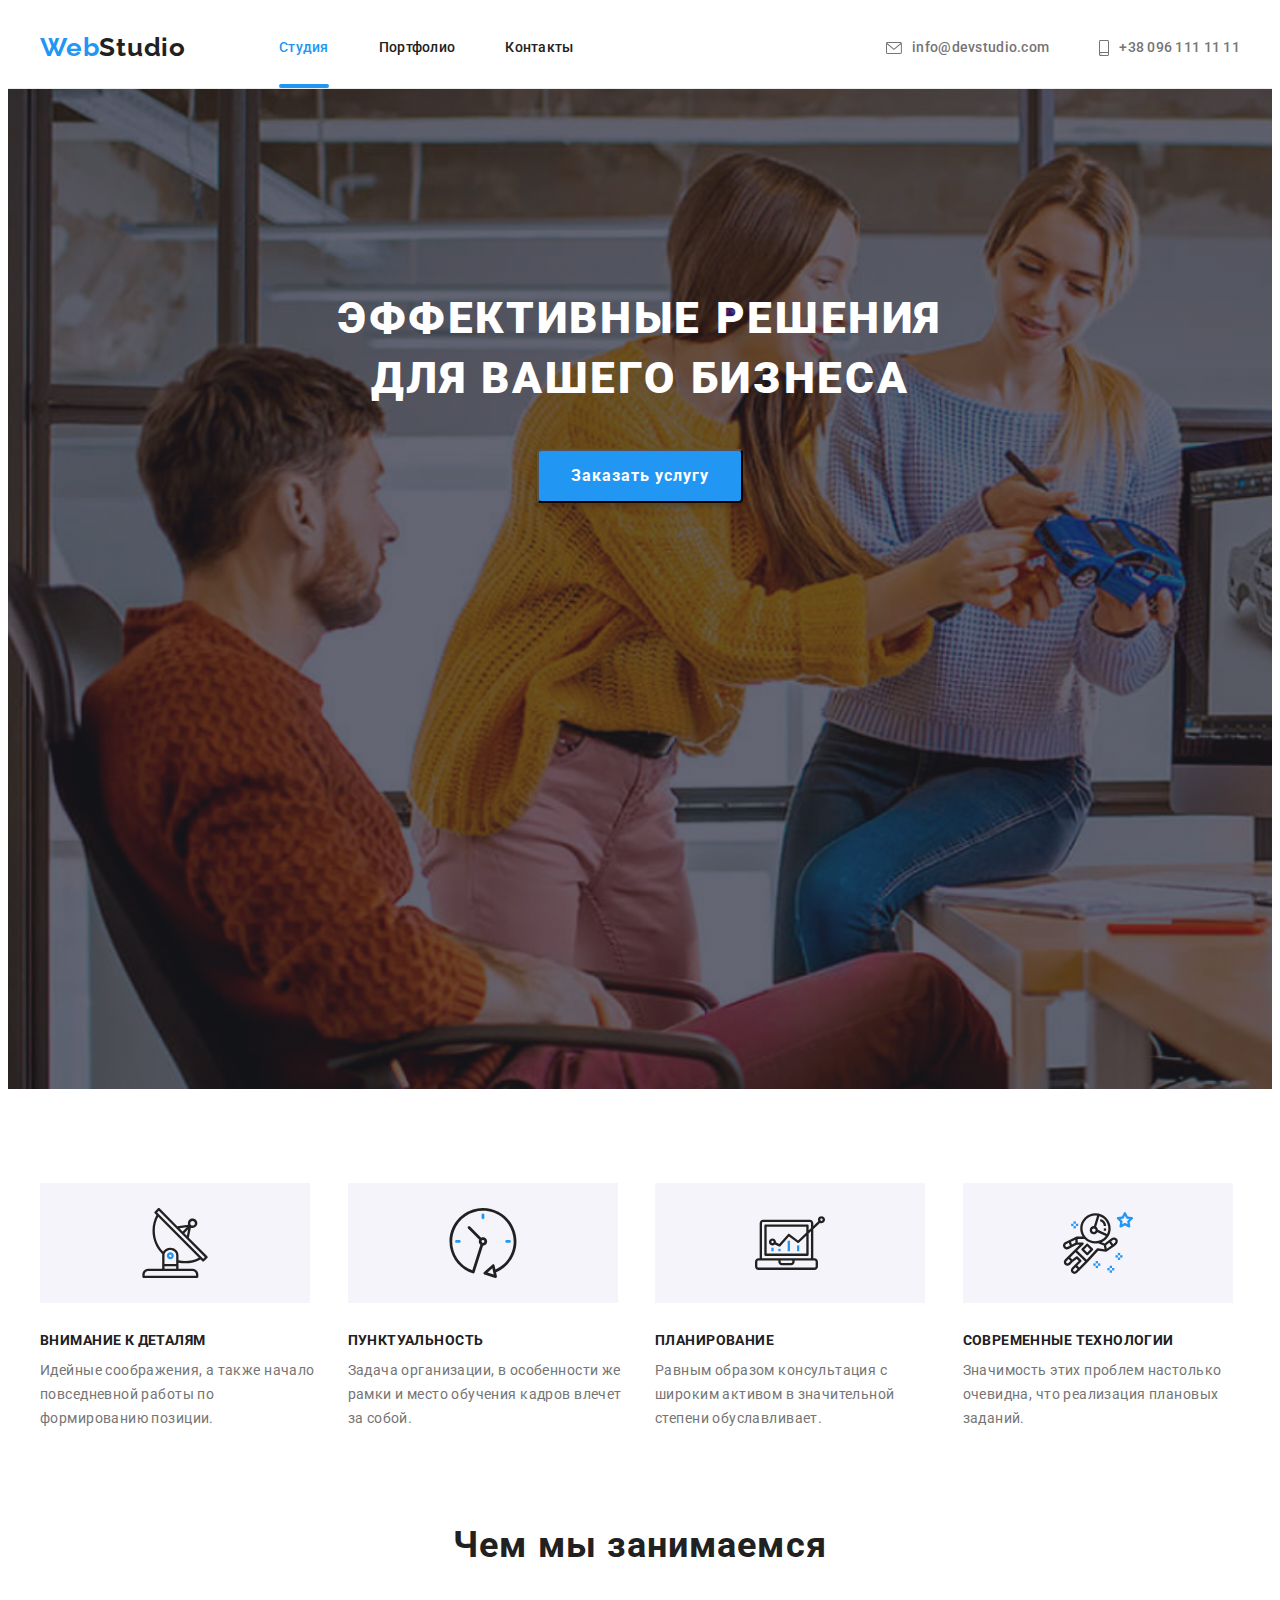
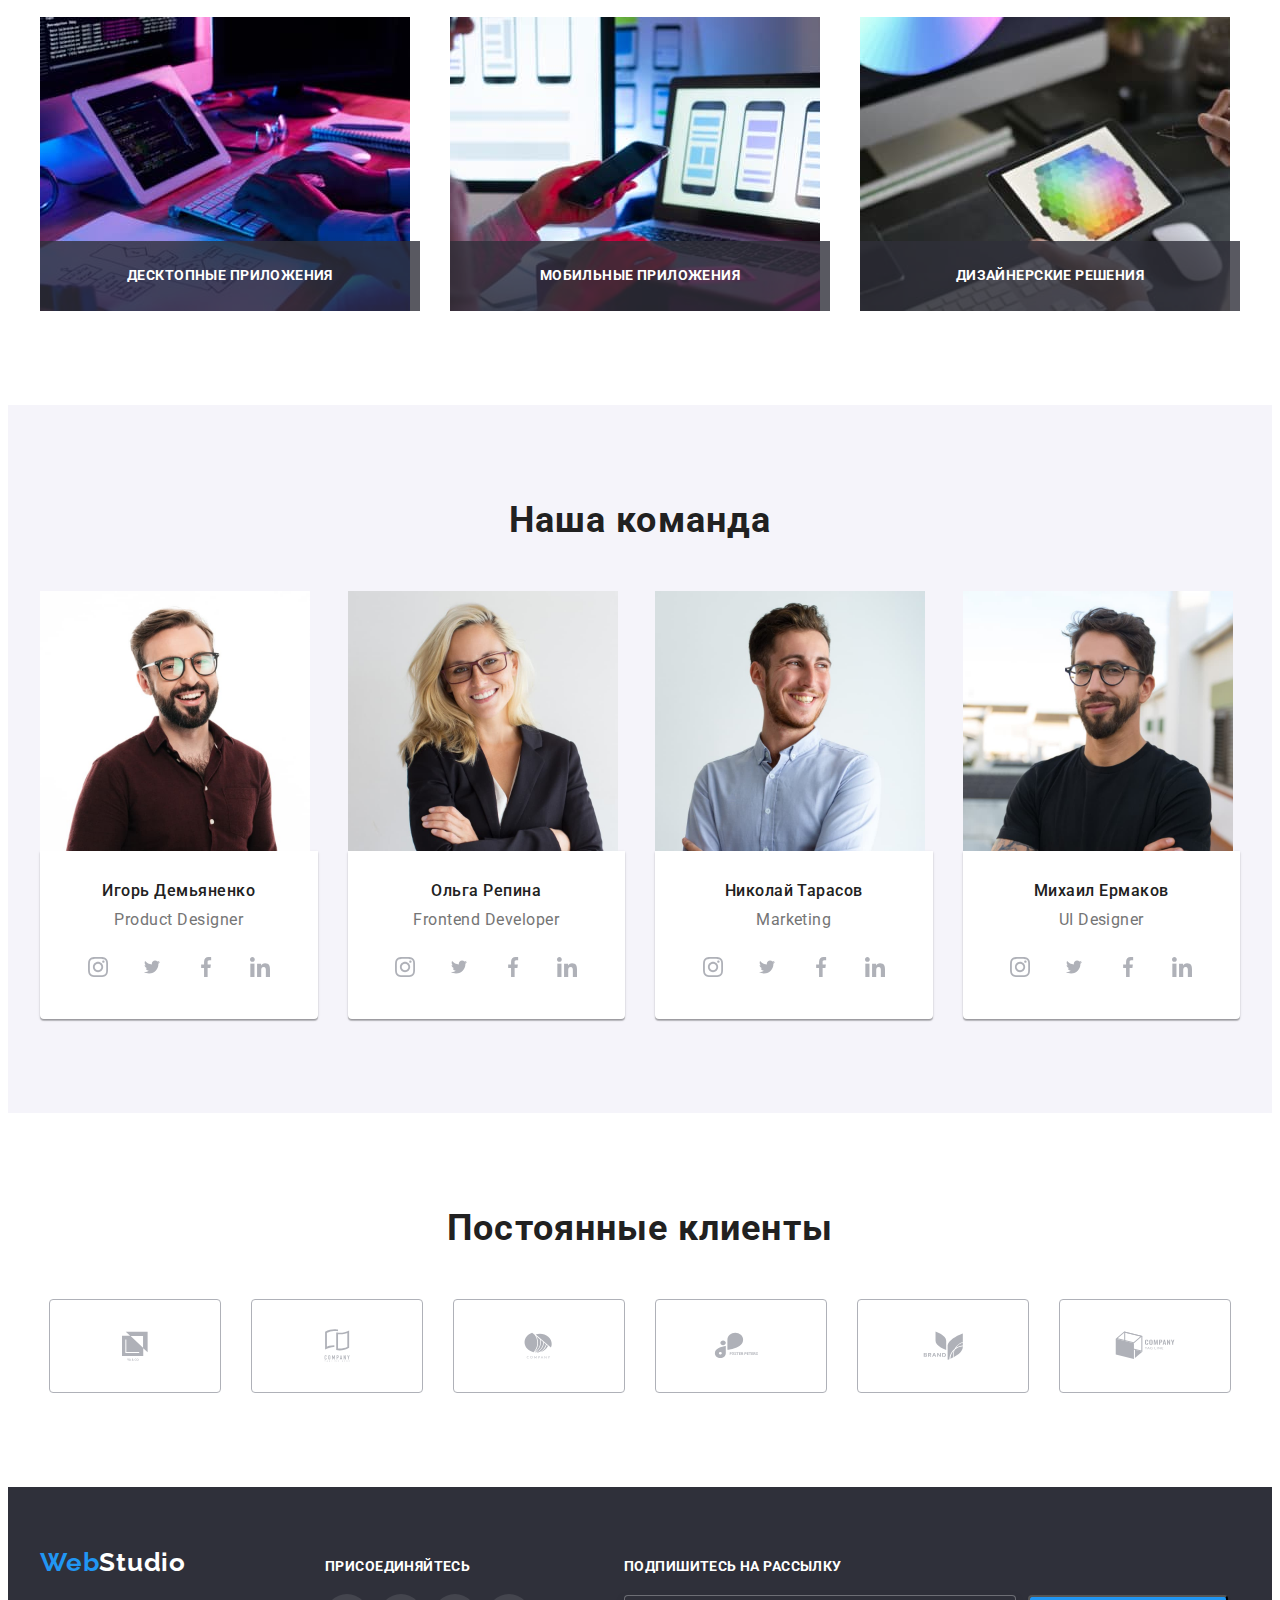
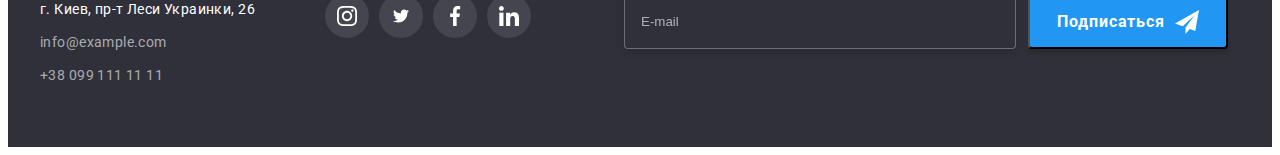
<file: index.html>
<!DOCTYPE html>
<html lang="ru">
<head>
    <meta charset="UTF-8">
    <meta http-equiv="X-UA-Compatible" content="IE=edge">
    <meta name="viewport" content="width=device-width, initial-scale=1.0">
    <title>Web Studio</title>
    <link rel="preconnect" href="https://fonts.googleapis.com">
    <link rel="preconnect" href="https://fonts.gstatic.com" crossorigin>
    <link href="https://fonts.googleapis.com/css2?family=Raleway:wght@700&family=Roboto:wght@400;500;700;900&display=swap" rel="stylesheet">
    <link rel="stylesheet" href="https://cdnjs.cloudflare.com/ajax/libs/modern-normalize/1.1.0/modern-normalize.min.css" integrity="sha512-wpPYUAdjBVSE4KJnH1VR1HeZfpl1ub8YT/NKx4PuQ5NmX2tKuGu6U/JRp5y+Y8XG2tV+wKQpNHVUX03MfMFn9Q==" crossorigin="anonymous" referrerpolicy="no-referrer" />
    <link rel="stylesheet" href="./css/styles.css"/>
</head>
<body>
    <!--Header-->
        <header class="page-header">
            <div class="container header-container">
            <nav class="navigation">
                <!--логотип сайта-->
                <a class="logo logo-header link" href="./index.html">Web<span class="logo logo-2-theme-light">Studio</span></a>
                <ul class="menu list">
                    <li class="menu-item">
                        <a class="menu-link link current" href=./index.html>Студия</a>
                    </li>
                    <li class="menu-item">
                        <a class="menu-link link" href="./portfolio.html">Портфолио</a>
                    </li>
                    <li class="menu-item">
                        <a class="menu-link link" href="#contacts">Контакты</a>
                    </li>
                </ul>
            </nav>
            <ul class="menu-address link list">
                <li class="menu-address-item">
                    <a class="mail-address link list" href="mailto:info@devstudio.com">
                    <svg class="mail-address-icon" width="16" height="12">
                        <use href="./images/sprite.svg#icon-envelope"></use>
                    </svg>
                    info@devstudio.com
                </a>
                </li>
                <li class="menu-address-item">
                    <a class="phone-number link" href="tel:+380961111111">
                        <svg class="phone-number-icon" width="10" height="16">
                            <use href="./images/sprite.svg#icon-smartphone"></use>
                        </svg>
                        +38 096 111 11 11
                    </a>
                </li>
            </ul>
        </div>
        </header>
    <main>
        <!--Hero-->
        <section class="hero">
            <div class="container">
                <h1 class="hero-title">Эффективные решения для вашего бизнеса</h1>
                <button class="modal-button" type="button" data-modal-open>Заказать услугу</button>
            </div>
        </section>
        <section class="advantages section">
            <div class="container">
      <!--скрытый заголовок-->
            <h2 class="visually-hidden advantages-title">Наши преимущества</h2>
            <ul class="advantages-container list">
                <li class="advantages-container-item">
                    <div class="advantages-container-icon"> 
                        <svg class="advantages-icon" width="70" height="70">
                            <use href="./images/sprite.svg#icon-antenna"></use>
                        </svg>
                    </div>
                    <h3 class="advantages-subtitle">Внимание к деталям</h3>
                    <p class="advantages-description">Идейные соображения, а также начало повседневной работы по формированию позиции.</p>
                </li>
                <li class="advantages-container-item">
                    <div class="advantages-container-icon"> 
                        <svg class="advantages-icon" width="70" height="70">
                            <use href="./images/sprite.svg#icon-clock"></use>
                        </svg>
                    </div>
                    <h3 class="advantages-subtitle">Пунктуальность</h3>
                    <p class="advantages-description">Задача организации, в особенности же рамки и место обучения кадров влечет за собой.</p>
                </li>
                <li class="advantages-container-item">
                    <div class="advantages-container-icon"> 
                        <svg class="advantages-icon" width="70" height="70">
                            <use href="./images/sprite.svg#icon-diagram"></use>
                        </svg>
                    </div>
                    <h3 class="advantages-subtitle">Планирование</h3>
                    <p class="advantages-description">Равным образом консультация с широким активом в значительной степени обуславливает.</p>
                </li>
                <li class="advantages-container-item">
                    <div class="advantages-container-icon"> 
                        <svg class="advantages-icon" width="70" height="70">
                            <use href="./images/sprite.svg#icon-astronaut"></use>
                        </svg>
                    </div>
                    <h3 class="advantages-subtitle">Современные технологии</h3>
                    <p class="advantages-description">Значимость этих проблем настолько очевидна, что реализация плановых заданий.</p>
                </li>
            </ul>
            </div>
        </section>
        <!--About-->
        <section class="services section">
            <div class="container">
                <h2 class="services-title">Чем мы занимаемся</h2>
                <ul class="services-list list">
                  <li class="services-list-item">
                      <img class="services-images" src="./images/about/img-1.jpg" alt="планшет" width="370" height="294" />
                      <p class="services-images-description">Десктопные приложения</p>
                  </li>
                  <li class="services-list-item">
                      <img class="services-images" src="./images/about/img-2.jpg" alt="ноутбук" width="370" height="294" />
                      <p class="services-images-description">Мобильные приложения</p>
                  </li>
                  <li class="services-list-item">
                      <img class="services-images" src="./images/about/img-3.jpg" alt="графический планшет" width="370" height="294" />
                      <p class="services-images-description">Дизайнерские решения</p>
                  </li>  
                </ul>
            </div>
        </section>
        <!--Our Team-->
        <section class="our-team section">
            <div class="container">
           <h2 class="our-team-title">Наша команда</h2> 
           <ul class="our-team-list list">
               <li class="our-team-list-item">
                <img src="./images/our-team/member-1.jpg" alt="мужчина" width="270" height="260" />
                   <div class="our-team-content-wrapper">
                    <h3 class="our-team-subtitle">Игорь Демьяненко</h3>
                    <p class="our-team-description" lang="en">Product Designer</p>
                    <ul class="social-list list">
                        <li class="social-list-item">
                            <a href="" class="social-list-link">
                                <svg class="social-list-icon" width="20" height="20">
                                    <use href="./images/sprite.svg#icon-instagram"></use>
                                </svg>
                            </a>
                        </li>
                        <li class="social-list-item">
                            <a href="" class="social-list-link">
                                <svg class="social-list-icon" width="20" height="16">
                                    <use href="./images/sprite.svg#icon-twitter"></use>
                                </svg>
                            </a>
                        </li>
                        <li class="social-list-item">
                            <a href="" class="social-list-link">
                                <svg class="social-list-icon" width="20" height="20">
                                    <use href="./images/sprite.svg#icon-facebook"></use>
                                </svg>
                            </a>
                        </li>
                        <li class="social-list-item">
                            <a href="" class="social-list-link">
                                <svg class="social-list-icon" width="20" height="20">
                                    <use href="./images/sprite.svg#icon-linkedin"></use>
                                </svg>
                            </a>
                        </li>
                    </ul>
                   </div>
               </li>
               <li class="our-team-list-item">
                <img src="./images/our-team/member-2.jpg" alt="женщина" width="270" height="260" />
                   <div class="our-team-content-wrapper">
                    <h3 class="our-team-subtitle">Ольга Репина</h3>
                    <p class="our-team-description" lang="en">Frontend Developer</p>  
                    <ul class="social-list list">
                        <li class="social-list-item">
                            <a href="" class="social-list-link">
                                <svg class="social-list-icon" width="20" height="20">
                                    <use href="./images/sprite.svg#icon-instagram"></use>
                                </svg>
                            </a>
                        </li>
                        <li class="social-list-item">
                            <a href="" class="social-list-link">
                                <svg class="social-list-icon" width="20" height="16">
                                    <use href="./images/sprite.svg#icon-twitter"></use>
                                </svg>
                            </a>
                        </li>
                        <li class="social-list-item">
                            <a href="" class="social-list-link">
                                <svg class="social-list-icon" width="20" height="20">
                                    <use href="./images/sprite.svg#icon-facebook"></use>
                                </svg>
                            </a>
                        </li>
                        <li class="social-list-item">
                            <a href="" class="social-list-link">
                                <svg class="social-list-icon" width="20" height="20">
                                    <use href="./images/sprite.svg#icon-linkedin"></use>
                                </svg>
                            </a>
                        </li>
                    </ul>
                   </div>
               </li>
               <li class="our-team-list-item">
                <img src="./images/our-team/member-3.jpg" alt="мужчина" width="270" height="260" />
                   <div class="our-team-content-wrapper">
                    <h3 class="our-team-subtitle">Николай Тарасов</h3>
                    <p class="our-team-description" lang="en">Marketing</p>  
                    <ul class="social-list list">
                        <li class="social-list-item">
                            <a href="" class="social-list-link">
                                <svg class="social-list-icon" width="20" height="20">
                                    <use href="./images/sprite.svg#icon-instagram"></use>
                                </svg>
                            </a>
                        </li>
                        <li class="social-list-item">
                            <a href="" class="social-list-link">
                                <svg class="social-list-icon" width="20" height="16">
                                    <use href="./images/sprite.svg#icon-twitter"></use>
                                </svg>
                            </a>
                        </li>
                        <li class="social-list-item">
                            <a href="" class="social-list-link">
                                <svg class="social-list-icon" width="20" height="20">
                                    <use href="./images/sprite.svg#icon-facebook"></use>
                                </svg>
                            </a>
                        </li>
                        <li class="social-list-item">
                            <a href="" class="social-list-link">
                                <svg class="social-list-icon" width="20" height="20">
                                    <use href="./images/sprite.svg#icon-linkedin"></use>
                                </svg>
                            </a>
                        </li>
                    </ul>
                   </div>
               </li>
               <li class="our-team-list-item">
                <img src="./images/our-team/member-4.jpg" alt="мужчина" width="270" height="260" />
                   <div class="our-team-content-wrapper">
                    <h3 class="our-team-subtitle">Михаил Ермаков</h3>
                    <p class="our-team-description" lang="en"> UI Designer</p> 
                    <ul class="social-list list">
                        <li class="social-list-item">
                            <a href="" class="social-list-link">
                                <svg class="social-list-icon" width="20" height="20">
                                    <use href="./images/sprite.svg#icon-instagram"></use>
                                </svg>
                            </a>
                        </li>
                        <li class="social-list-item">
                            <a href="" class="social-list-link">
                                <svg class="social-list-icon" width="20" height="16">
                                    <use href="./images/sprite.svg#icon-twitter"></use>
                                </svg>
                            </a>
                        </li>
                        <li class="social-list-item">
                            <a href="" class="social-list-link">
                                <svg class="social-list-icon" width="20" height="20">
                                    <use href="./images/sprite.svg#icon-facebook"></use>
                                </svg>
                            </a>
                        </li>
                        <li class="social-list-item">
                            <a href="" class="social-list-link">
                                <svg class="social-list-icon" width="20" height="20">
                                    <use href="./images/sprite.svg#icon-linkedin"></use>
                                </svg>
                            </a>
                        </li>
                    </ul>
                   </div>
               </li>
           </ul>
        </div>
        </section>
        <section class="our-clients section">
            <div class="container">
            <h2 class="our-clients-title">Постоянные клиенты</h2>
            <ul class="our-clients-list list">
                <li class="our-clients-list-item">
                    <a class="our-clients-list-link" href="">
                        <svg class="our-clients-icon" width="106" height="60">
                            <use href="./images/sprite.svg#icon-Client-1"></use>
                        </svg>
                    </a>
                </li>
                <li class="our-clients-list-item">
                    <a class="our-clients-list-link" href="">
                        <svg class="our-clients-icon" width="106" height="60">
                            <use href="./images/sprite.svg#icon-Client-2"></use>
                        </svg>
                    </a>
                </li>
                <li class="our-clients-list-item">
                    <a class="our-clients-list-link" href="">
                        <svg class="our-clients-icon" width="106" height="60">
                            <use href="./images/sprite.svg#icon-Client-3"></use>
                        </svg>
                    </a>
                </li>
                <li class="our-clients-list-item">
                    <a class="our-clients-list-link" href="">
                        <svg class="our-clients-icon" width="106" height="60">
                            <use href="./images/sprite.svg#icon-Client-4"></use>
                        </svg>
                    </a>
                </li>
                <li class="our-clients-list-item">
                    <a class="our-clients-list-link" href="">
                        <svg class="our-clients-icon" width="106" height="60">
                            <use href="./images/sprite.svg#icon-Client-5"></use>
                        </svg>
                    </a>
                </li>
                <li class="our-clients-list-item">
                    <a class="our-clients-list-link" href="">
                        <svg class="our-clients-icon" width="106" height="60">
                            <use href="./images/sprite.svg#icon-Client-6"></use>
                        </svg>
                    </a>
                </li>
            </ul>
        </div>
        </section>
    </main>
    <footer class="footer">
        <div class="container footer-container">
        <div class="footer-address">
                <a class="logo-footer link" href="">Web<span class="logo logo-2-theme-dark">Studio</span></a>
            <address class="footer-contacts">
                <ul id="contacts" class="footer-list list">
                    <li class="footer-list-item">
                        <a class="footer-address link" href="https://goo.gl/maps/5pLSyK26MjpnqcrL8" target="_blank" rel="noopener noreferrer">г. Киев, пр-т Леси Украинки, 26</a>
                    </li>
                    <li class="footer-list-item">
                        <a class="footer-list-link link" href="mailto:info@example.com">info@example.com</a>
                    </li>
                    <li class="footer-list-item">
                        <a class="footer-list-link link" href="tel:+380991111111">+38 099 111 11 11</a>
                    </li>
                </ul>
            </address> 
        </div>
        <div class="footer-join">
            <h2 class="footer-join-title">Присоединяйтесь</h2>
            <ul class="footer-join-list list">
                <li class="footer-join-list-item">
                    <a class="footer-join-list-link" href="">
                        <svg class="footer-join-list-icon" width="20px" height="20px">
                            <use href="./images/sprite.svg#icon-instagram"></use>
                        </svg>
                    </a>
                </li>
                <li class="footer-join-list-item">
                    <a class="footer-join-list-link" href="">
                        <svg class="footer-join-list-icon" width="20" height="16">
                            <use href="./images/sprite.svg#icon-twitter"></use>
                        </svg>
                    </a>
                </li>
                <li class="footer-join-list-item">
                    <a class="footer-join-list-link" href="">
                        <svg class="footer-join-list-icon" width="20" height="20">
                            <use href="./images/sprite.svg#icon-facebook"></use>
                        </svg>
                    </a>
                </li>
                <li class="footer-join-list-item">
                    <a class="footer-join-list-link" href="">
                        <svg class="footer-join-list-icon" width="20" height="20">
                            <use href="./images/sprite.svg#icon-linkedin"></use>
                        </svg>
                    </a>
                </li>
            </ul>
        </div>
        <form class="footer-mailing">
            <b class="footer-mailing-action">Подпишитесь на рассылку</b>
            <div class="footer-mailing-form">
            <input class="footer-mailing-input" type="email" name="user-mailing" placeholder="E-mail">
            <button class="footer-mailing-button" type="submit">Подписаться
            <svg class="footer-mailing-button-icon" width="24" height="24">
                <use href="./images/sprite.svg#icon-send"></use>
            </svg>
        </button>
        </div>
    </form>
        </div>
    </footer>
    <div class="backdrop is-hidden" data-modal>
        <div class="modal">
            <button type="button" class="modal-close-button" data-modal-close>
                <svg class="modal-close-button-icon" width="18" height="18">
                    <use href="./images/sprite.svg#icon-close"></use>
                </svg>
            </button>
            <form class="contact-form">
                <b class="contact-form-action">Оставьте свои данные, мы вам перезвоним</b>
                <div class="contact-form-input-wrapper">
                    <label class="contact-form-label" for="name">Имя</label> 
                    <input class="contact-form-input" type="text" required name="user-name" minlength="2" id="name">
                    <svg class="contact-form-input-icon" width="18" height="18">
                        <use href="./images/sprite.svg#name-input-icon"></use>
                    </svg>  
                </div>
                <div class="contact-form-input-wrapper">
                    <label class="contact-form-label" for="tel">Телефон</label> 
                        <input class="contact-form-input" type="tel" id="tel" required name="user-phone-number" pattern="[0-9]{3}-[0-9]{3}-[0-9]{2}-[0-9]{2}" title="xxx-xxx-xx-xx">
                        <svg class="contact-form-input-icon" width="18" height="18">
                            <use href="./images/sprite.svg#phone-input-icon"></use>
                        </svg>
                </div>
            <div class="contact-form-input-wrapper">
                <label class="contact-form-label" for="mail">Почта</label> 
                <input class="contact-form-input" type="email" required name="user-mail" id="mail">
                        <svg class="contact-form-input-icon" width="18" height="18">
                            <use href="./images/sprite.svg#email-input-icon"></use>
                        </svg>        
            </div>  
                <label class="contact-form-label" for="comments">Комментарий</label>
                    <textarea class="contact-form-message" name="user-message" id="comments" placeholder="Введите текст"></textarea>
                <input class="contact-form-checkbox visually-hidden" type="checkbox" name="user-policy" id="checkbox-policy" required >
                <label class="contact-form-checkbox-label" for="checkbox-policy">Соглашаюсь с рассылкой и принимаю&nbsp; <a class="contact-form-checkbox-link" href="">Условия договора</a></label>
                <button class="contact-form-button" type="submit">Отправить</button>
            </form>
        </div>
    </div>
<script src="./js/modal.js"></script>
</body>
</html>
</file>
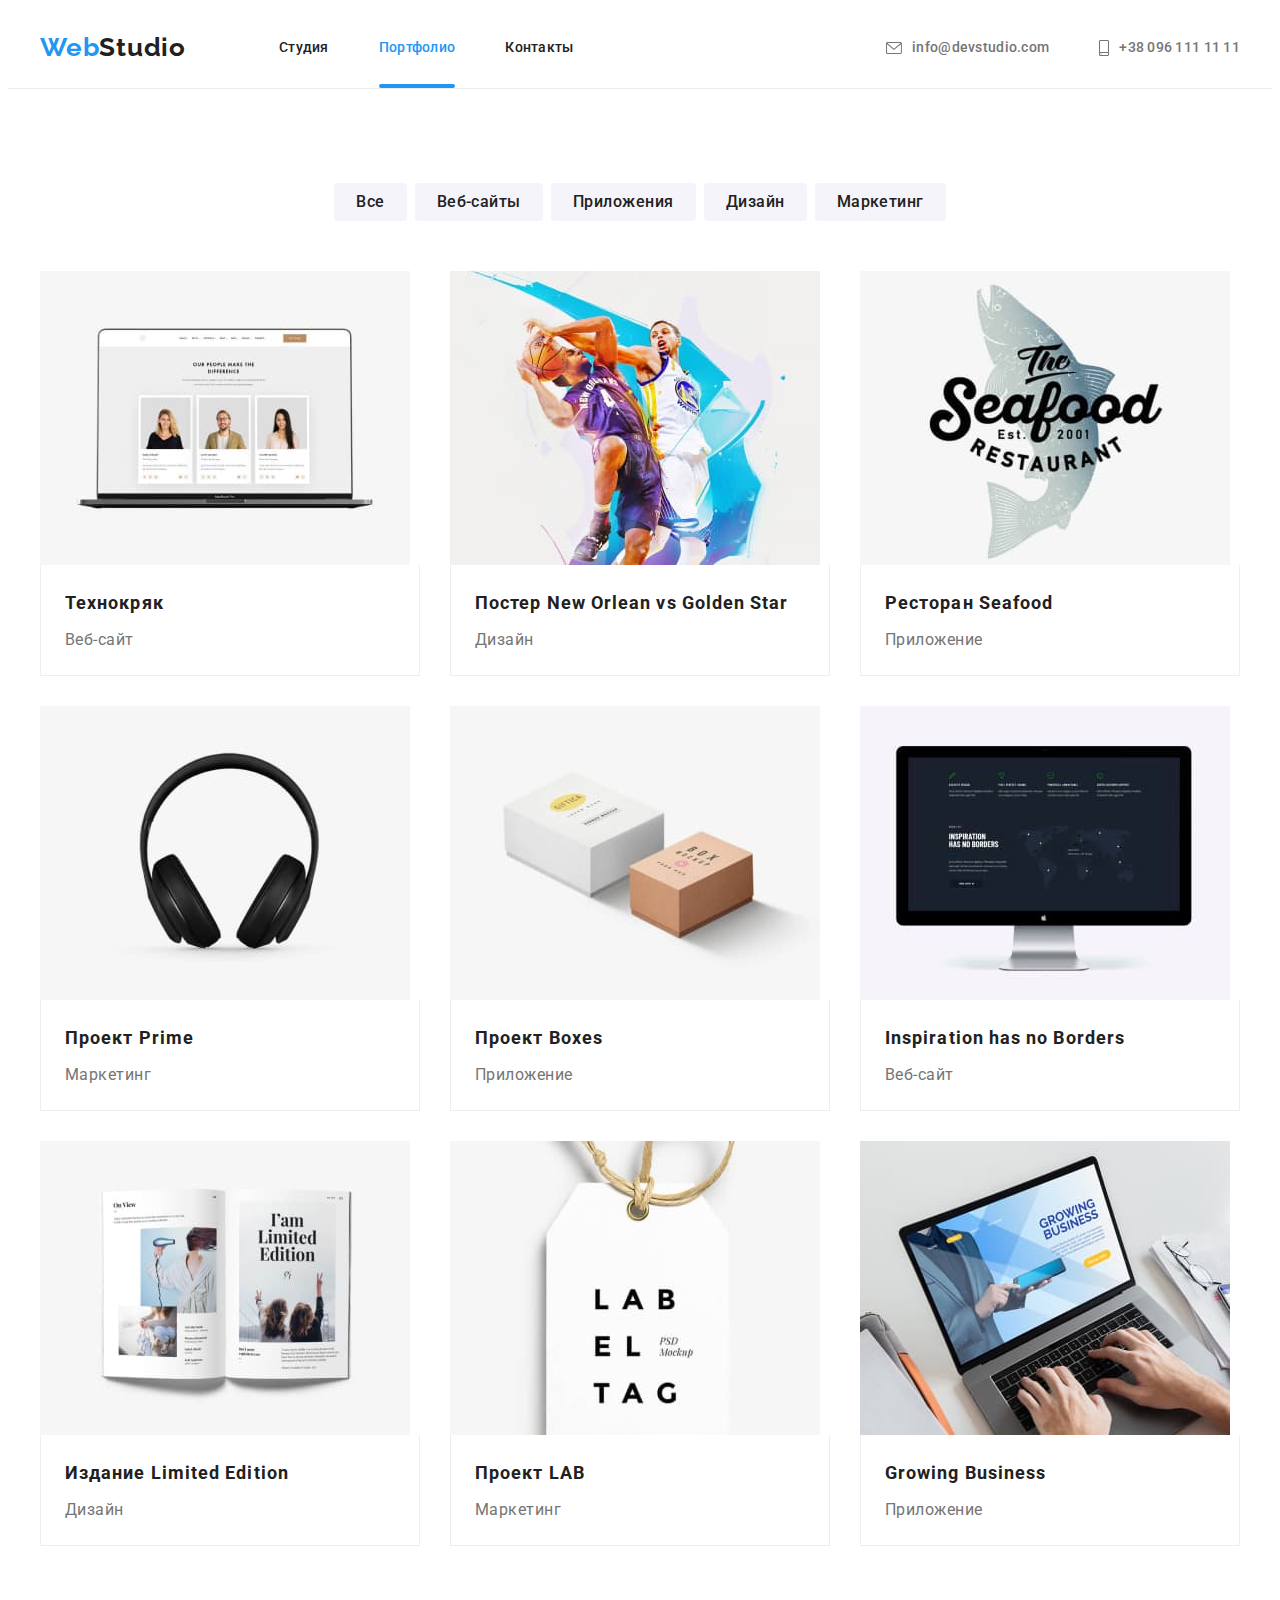
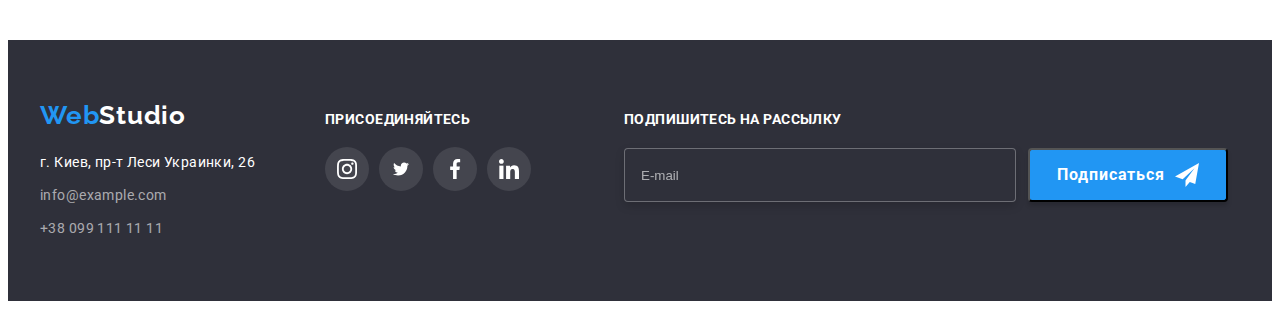
<file: portfolio.html>
<!DOCTYPE html>
<html lang="en">
<head>
    <meta charset="UTF-8">
    <meta http-equiv="X-UA-Compatible" content="IE=edge">
    <meta name="viewport" content="width=device-width, initial-scale=1.0">
    <title>Portfolio</title>
    <link rel="preconnect" href="https://fonts.googleapis.com">
    <link rel="preconnect" href="https://fonts.gstatic.com" crossorigin>
    <link href="https://fonts.googleapis.com/css2?family=Raleway:wght@700&family=Roboto:wght@400;500;700;900&display=swap" rel="stylesheet">
    <link rel="stylesheet" href="https://cdnjs.cloudflare.com/ajax/libs/modern-normalize/1.1.0/modern-normalize.min.css" integrity="sha512-wpPYUAdjBVSE4KJnH1VR1HeZfpl1ub8YT/NKx4PuQ5NmX2tKuGu6U/JRp5y+Y8XG2tV+wKQpNHVUX03MfMFn9Q==" crossorigin="anonymous" referrerpolicy="no-referrer" />
    <link rel="stylesheet" href="./css/styles.css"/>
</head>
<body>
  <!--Header-->
  <header class="page-header">
    <div class="container header-container">
    <nav class="navigation">
        <!--логотип сайта-->
        <a class="logo logo-header link" href="./index.html">Web<span class="logo logo-2-theme-light">Studio</span></a>
        <ul class="menu list">
            <li class="menu-item">
                <a class="menu-link link " href=./index.html>Студия</a>
            </li>
            <li class="menu-item">
                <a class="menu-link link current" href="./portfolio.html">Портфолио</a>
            </li>
            <li class="menu-item">
                <a class="menu-link link" href="#contacts">Контакты</a>
            </li>
        </ul>
    </nav>
    <ul class="menu-address link list">
        <li class="menu-address-item">
            <a class="mail-address link list" href="mailto:info@devstudio.com">
            <svg class="mail-address-icon" width="16" height="12">
                <use href="./images/sprite.svg#icon-envelope"></use>
            </svg>
            info@devstudio.com
        </a>
        </li>
        <li class="menu-address-item">
            <a class="phone-number link" href="tel:+380961111111">
                <svg class="phone-number-icon" width="10" height="16">
                    <use href="./images/sprite.svg#icon-smartphone"></use>
                </svg>
                +38 096 111 11 11
            </a>
        </li>
    </ul>
</div>
</header>
<main>
<section class="portfolio section">
    <div class="container">
<ul class="filter-portfolio-list list">
    <li class="filter-portfolio-list-item">
        <button class="filter-portfolio-list-button" type="button">Все</button>
    </li>
    <li class="filter-portfolio-list-item">
        <button class="filter-portfolio-list-button" type="button">Веб-сайты</button>
    </li>
    <li class="filter-portfolio-list-item">
        <button class="filter-portfolio-list-button" type="button">Приложения</button>
    </li>
    <li class="filter-portfolio-list-item">
        <button class="filter-portfolio-list-button" type="button">Дизайн</button>     
    </li>
    <li class="filter-portfolio-list-item">
        <button class="filter-portfolio-list-button" type="button">Маркетинг</button>
    </li>
</ul>
<!-- Скрытый заголовок -->
    <h1 class="visually-hidden portfolio-title">Наши работы</h1> 
    <ul class="portfolio-list list">
        <li class="portfolio-list-item">
      <a class="portfolio-list-link link" href="">
          <div class="portfolio-box">
            <img src="./images/portfolio/img-0.jpg" alt="ноутбук" width="370" height="294">
                <p class="portfolio-overlay portfolio-overlay-description">
                  Ресурс предлагает комплексные предложения с разным уровнем функционала и сервисов. Все это позволит посетителю получить исчерпывающие сведения о компании или частном лице.
                </p>
          </div>
          <div class="portfolio-list-wrapper">
            <h2 class="portfolio-subtitle">Технокряк</h2>
            <p class="portfolio-description">Веб-сайт</p>
          </div>
    </a>
        </li>
        <li class="portfolio-list-item">
    <a class="portfolio-list-link link" href="">
        <div class="portfolio-box">
            <img src="./images/portfolio/img-1.jpg" alt="баскетболисты" width="370" height="294">
                <p class="portfolio-overlay portfolio-overlay-description">
                  Ресурс предлагает комплексные предложения с разным уровнем функционала и сервисов. Все это позволит посетителю получить исчерпывающие сведения о компании или частном лице.
                </p>
        </div>
        <div class="portfolio-list-wrapper">
        <h2 class="portfolio-subtitle">Постер <span lang="en">New Orlean vs Golden Star</span></h2>
        <p class="portfolio-description">Дизайн</p>
    </div>
    </a>
        </li>
        <li class="portfolio-list-item">
            <a class="portfolio-list-link link" href="">
                <div class="portfolio-box">
                    <img src="./images/portfolio/img-2.jpg" alt="логотип ресторана" width="370" height="294">
                        <p class="portfolio-overlay portfolio-overlay-description">
                          Ресурс предлагает комплексные предложения с разным уровнем функционала и сервисов. Все это позволит посетителю получить исчерпывающие сведения о компании или частном лице.
                        </p>
                </div>     
            <div class="portfolio-list-wrapper">
            <h2 class="portfolio-subtitle">Ресторан <span lang="en">Seafood</span></h2>
            <p class="portfolio-description">Приложение</p>
            </div>
            </a>
        <li class="portfolio-list-item">
            <a class="portfolio-list-link link" href="">
                <div class="portfolio-box">
                    <img src="./images/portfolio/img-3.jpg" alt="наушники" width="370" height="294">
                        <p class="portfolio-overlay portfolio-overlay-description">
                          Ресурс предлагает комплексные предложения с разным уровнем функционала и сервисов. Все это позволит посетителю получить исчерпывающие сведения о компании или частном лице.
                        </p>
                </div>      
            <div class="portfolio-list-wrapper">
            <h2 class="portfolio-subtitle">Проект <span lang="en">Prime</span></h2>
            <p class="portfolio-description">Маркетинг</p>
            </div>
            </a>
        </li>
        <li class="portfolio-list-item">
            <a class="portfolio-list-link link" href="">
                <div class="portfolio-box">
                    <img src="./images/portfolio/img-4.jpg" alt="коробки" width="370" height="294">
                        <p class="portfolio-overlay portfolio-overlay-description">
                          Ресурс предлагает комплексные предложения с разным уровнем функционала и сервисов. Все это позволит посетителю получить исчерпывающие сведения о компании или частном лице.
                        </p>
                </div>         
            <div class="portfolio-list-wrapper">
            <h2 class="portfolio-subtitle">Проект <span lang="en">Boxes</span></h2>
            <p class="portfolio-description">Приложение</p>
            </div>
            </a>
        </li>
        <li class="portfolio-list-item">
            <a class="portfolio-list-link link" href="">
                <div class="portfolio-box">
                    <img src="./images/portfolio/img-5.jpg" alt="imac" width="370" height="294">
                        <p class="portfolio-overlay portfolio-overlay-description">
                          Ресурс предлагает комплексные предложения с разным уровнем функционала и сервисов. Все это позволит посетителю получить исчерпывающие сведения о компании или частном лице.
                        </p>
                </div>        
            <div class="portfolio-list-wrapper">
            <h2 class="portfolio-subtitle" lang="en">Inspiration has no Borders</h2>
            <p class="portfolio-description">Веб-сайт</p>
            </div>
            </a>
        </li>
        <li class="portfolio-list-item">
            <a class="portfolio-list-link link" href="">
                <div class="portfolio-box">
                    <img src="./images/portfolio/img-6.jpg" alt="журнал" width="370" height="294">
                        <p class="portfolio-overlay portfolio-overlay-description">
                          Ресурс предлагает комплексные предложения с разным уровнем функционала и сервисов. Все это позволит посетителю получить исчерпывающие сведения о компании или частном лице.
                        </p>
                </div>         
            <div class="portfolio-list-wrapper">
            <h2 class="portfolio-subtitle">Издание <span lang="en">Limited Edition</span></h2>
            <p class="portfolio-description">Дизайн</p>
            </div>
            </a>
        </li> 
        <li class="portfolio-list-item">
            <a class="portfolio-list-link link" href="">
                <div class="portfolio-box">
                    <img src="./images/portfolio/img-7.jpg" alt="этикетка" width="370" height="294">
                        <p class="portfolio-overlay portfolio-overlay-description">
                          Ресурс предлагает комплексные предложения с разным уровнем функционала и сервисов. Все это позволит посетителю получить исчерпывающие сведения о компании или частном лице.
                        </p>
                </div>      
            <div class="portfolio-list-wrapper">
            <h2 class="portfolio-subtitle">Проект <span lang="en">LAB</span></h2>
            <p class="portfolio-description">Маркетинг</p>
            </div>
            </a>
        </li>
        <li class="portfolio-list-item">
            <a class="portfolio-list-link link" href="">
                <div class="portfolio-box">
                    <img src="./images/portfolio/img-8.jpg" alt="ноутбук" width="370" height="294">
                        <p class="portfolio-overlay portfolio-overlay-description">
                          Ресурс предлагает комплексные предложения с разным уровнем функционала и сервисов. Все это позволит посетителю получить исчерпывающие сведения о компании или частном лице.
                        </p>
                </div>
            <div class="portfolio-list-wrapper">
            <h2 class="portfolio-subtitle" lang="en">Growing Business</h2>
            <p class="portfolio-description">Приложение</p>
            </div>
            </a>
        </li>
    </ul>
</div>
</section>
</main>
<footer class="footer">
    <div class="container footer-container">
    <div class="footer-address">
            <a class="logo-footer link" href="">Web<span class="logo logo-2-theme-dark">Studio</span></a>
        <address class="footer-contacts">
            <ul id="contacts" class="footer-list list">
                <li class="footer-list-item">
                    <a class="footer-address link" href="https://goo.gl/maps/5pLSyK26MjpnqcrL8" target="_blank" rel="noopener noreferrer">г. Киев, пр-т Леси Украинки, 26</a>
                </li>
                <li class="footer-list-item">
                    <a class="footer-list-link link" href="mailto:info@example.com">info@example.com</a>
                </li>
                <li class="footer-list-item">
                    <a class="footer-list-link link" href="tel:+380991111111">+38 099 111 11 11</a>
                </li>
            </ul>
        </address> 
    </div>
    <div class="footer-join">
        <h2 class="footer-join-title">Присоединяйтесь</h2>
        <ul class="footer-join-list list">
            <li class="footer-join-list-item">
                <a class="footer-join-list-link" href="">
                    <svg class="footer-join-list-icon" width="20px" height="20px">
                        <use href="./images/sprite.svg#icon-instagram"></use>
                    </svg>
                </a>
            </li>
            <li class="footer-join-list-item">
                <a class="footer-join-list-link" href="">
                    <svg class="footer-join-list-icon" width="20" height="16">
                        <use href="./images/sprite.svg#icon-twitter"></use>
                    </svg>
                </a>
            </li>
            <li class="footer-join-list-item">
                <a class="footer-join-list-link" href="">
                    <svg class="footer-join-list-icon" width="20" height="20">
                        <use href="./images/sprite.svg#icon-facebook"></use>
                    </svg>
                </a>
            </li>
            <li class="footer-join-list-item">
                <a class="footer-join-list-link" href="">
                    <svg class="footer-join-list-icon" width="20" height="20">
                        <use href="./images/sprite.svg#icon-linkedin"></use>
                    </svg>
                </a>
            </li>
        </ul>
    </div>
    <form class="footer-mailing">
        <b class="footer-mailing-action">Подпишитесь на рассылку</b>
        <div class="footer-mailing-form">
        <input class="footer-mailing-input" type="email" name="user-mailing" placeholder="E-mail">
        <button class="footer-mailing-button" type="submit">Подписаться
        <svg class="footer-mailing-button-icon" width="24" height="24">
            <use href="./images/sprite.svg#icon-send"></use>
        </svg>
    </button>
    </div>
</form>
    </div>
</footer>
</body>
</html>
</file>
<file: css/styles.css>
:root {
    --main-color: #212121; 
    --accent-color: #2196F3;
    --main-font:'Roboto', sans-serif;
    --secondary-font: 'Raleway', sans-serif;
    --header-background-color: #FFFFFF;
    --accent-background: #2F303A;
}

h1, 
h2, 
h3,
h4,
h5,
h6,
p {
margin-top: 0;
margin-bottom: 0;
}

ul,ol {
    margin-top: 0;
    margin-bottom: 0;
    padding-left: 0;
}

img {
    display: block;
}

a {
    display: block;
}

.link {
    text-decoration: none;
}

.list {
    list-style: none;
}

body {
    font-family: var(--main-font); 
    color: var(--main-color);
}

.container {
    width: 1200px;
    padding-left: 15px;
    padding-right: 15px;
    margin-left: auto;
    margin-right: auto; 
}

.section {
    padding-top: 94px;
    padding-bottom: 94px;
}

.visually-hidden {
    position: absolute;
    width: 1px;
    height: 1px;
    margin: -1px;
    border: 0;
    padding: 0;
    
    white-space: nowrap;
    clip-path: inset(100%);
    clip: rect(0 0 0 0);
    overflow: hidden;
  }

/* ==================Header================== */

.page-header {
    border-bottom: 1px solid #ECECEC;
}

.header-container {
    display: flex;
    align-items: center;
    justify-content: space-between;  
}

.header {
    background-color: var(--header-background-color);
}

.navigation {
    display: flex;
    align-items: center;
}

.menu {
    display: flex;
    align-items: center;
}

.menu-address {
    display: flex;
}



.logo {
    font-family: var(--secondary-font);
    font-weight: 700;
    font-size: 26px;
    line-height: 1.19;
    letter-spacing: 0.03em;
    
    color: #2196F3;
}

.logo-header {
    margin-right: 93px;
    padding-top: 24px;
    padding-bottom: 25px;
}


.logo-2-theme-light {
    color:#212121
}

.logo-2-theme-dark {
color:#FFFFFF
}

.menu .menu-link.current {
    color:var(--accent-color)
}

.menu .menu-link.current::after {
  position: absolute;

  display: block;
  content: '';
  width: 100%;
  height: 4px;
  border-radius: 2px;
  margin-top: 28px;

  background-color: var(--accent-color);

}


.menu-item:not(:last-child) {
    margin-right:50px;
}


.menu-link {
position: relative;
font-weight: 500;
font-size: 14px;
line-height: 1.14;
letter-spacing: 0.02em;
color:inherit;

padding-top: 32px;
padding-bottom: 32px;

transition: color 250ms cubic-bezier(0.4, 0, 0.2, 1);
}


.menu-link:hover,
.menu-link:focus {
  color:var(--accent-color);
}

.menu-address-item:not(:last-child) {
    margin-right: 50px;
}

.mail-address {
    display: flex;
    align-items: center;
    font-weight: 500;
    font-size: 14px;
    line-height: 1.14;
    letter-spacing: 0.02em;
    
    color: #757575; 

    padding-top: 32px;
    padding-bottom: 32px;  

    transition: color 250ms cubic-bezier(0.4, 0, 0.2, 1);
}

.mail-address:hover,
.mail-address:focus {
    color:var(--accent-color);
}

.mail-address:hover .mail-address-icon,
.mail-address:focus .mail-address-icon{
    fill:var(--accent-color);
}

.mail-address-icon {
    margin-right: 10px;
    fill: #757575;
    transition: fill 250ms cubic-bezier(0.4, 0, 0.2, 1);

}

.phone-number {
    display: flex;
    align-items: center;
font-weight: 500;
font-size: 14px;
line-height: 1.14;
letter-spacing: 0.02em;
 color: #757575;

 padding-top: 32px;
 padding-bottom: 32px;  

 transition: color 250ms cubic-bezier(0.4, 0, 0.2, 1);
}

.phone-number:hover,
.phone-number:focus {
    color:var(--accent-color);
}


.phone-number:hover .phone-number-icon,
.phone-number:focus .phone-number-icon {
    fill:var(--accent-color);
}

.phone-number-icon {
    margin-right: 10px;
    fill: #757575;
    transition: fill 250ms cubic-bezier(0.4, 0, 0.2, 1);
}

/* ==================Hero================== */

.hero {
    max-width: 1600px;
  height: 600px;
  margin-left: auto;
  margin-right: auto;
    background-image: linear-gradient(rgba(47, 48, 58, 0.4), rgba(47, 48, 58, 0.4)), 
    url("../images/hero/hero-background.jpg");
    background-size: cover;
    background-repeat: no-repeat;
    background-color: var(--accent-background);
    padding-top: 200px;
    padding-bottom: 200px;
}

.hero-title {
max-width: 696px;
min-height: 120px;
font-weight: 900;
font-size: 44px;
line-height: 1.36;

text-align: center;
letter-spacing: 0.06em;
text-transform: uppercase;

color: #FFFFFF;

margin-right:auto;
margin-left:auto;
margin-bottom: 40px;
}

.modal-button {
    min-width: 200px;
    font-family: inherit;
    font-weight: 700;
    font-size: 16px;
    line-height: 1.87;
    
    display: flex;
    align-items: center;
    text-align: center;
    letter-spacing: 0.06em;
    cursor: pointer;
    background-color: var(--accent-color);
    color: #FFFFFF;

    box-shadow: 0px 4px 4px rgba(0, 0, 0, 0.15);
    border-radius: 4px;
    padding: 10px 32px;

    margin-right:auto;
    margin-left:auto; 

    transition: background-color 250ms cubic-bezier(0.4, 0, 0.2, 1);
}

.modal-button:hover,
.modal-button:focus {
    background-color: #188CE8;
}

/* ==================Section Anvantages================== */

.advantages{
    padding-bottom: 0;
}


.advantages-container {
    display:flex;
    flex: wrap;
    margin-top: -30px;
    margin-left: -30px;
}

.advantages-container-icon {
    width: 270px;
    height: 120px;
    display: flex;
    align-items: center;
    justify-content: center;
    margin-bottom: 30px;
    background-color: #F5F4FA;;
}


.advantages-container-item {
    flex-basis: calc((100% - 120px) / 4);
    margin-top: 30px;
    margin-left: 30px;
    min-width: 270px;
}

.advantages-subtitle {
    margin-bottom: 10px;
}

.advantages-subtitle {
    font-weight: 700;
    font-size: 14px;
    line-height: 1.14;
    letter-spacing: 0.03em;
    text-transform: uppercase;
}

.advantages-description {
    font-weight: 400;
    font-size: 14px;
    line-height: 1.71;
    
    letter-spacing: 0.03em;
    
    color: #757575;
}



/* ==================Services================== */

.services-title {
    font-weight: 700;
    font-size: 36px;
    line-height: 1.16;
    text-align: center;
    letter-spacing: 0.03em;
    }

.services-title {
    margin-bottom: 50px;
}

.services-list {
    display: flex;
    flex-wrap: wrap;
   margin-left: -30px;
   margin-top: -30px;
}

.services-list-item {
    position: relative;
    flex-basis: calc((100% - 90px) / 3);
    margin-left: 30px;
    margin-top: 30px;
}

.services-images-description {
width: 100%;
position: absolute;
bottom: 0;
left: 0;

padding-top: 27px;
padding-bottom: 27px;

font-family: var(--main-font);
font-weight: 700;
font-size: 14px;
line-height: 1.14;
text-align: center;
letter-spacing: 0.03em;
text-transform: uppercase;

color: #FFFFFF;
background: rgba(47, 48, 58, 0.8);
}

/* ==================Our Team================== */

.our-team-title {
    margin-bottom: 50px;
}

.our-team-list {
    display: flex;
    flex-wrap: wrap;
    margin-left: -30px;
    margin-top: -30px;
}

.our-team-list-item {
    flex-basis: calc((100% - 120px) / 4);
    margin-left: 30px;
    margin-top: 30px;
}


.our-team-content-wrapper {
    padding-top: 30px;
    padding-bottom: 30px;
    padding-left: 32px;
    padding-right: 32px;
    

    background: #FFFFFF;
/* material shadow v1 */

box-shadow: 0px 1px 3px rgba(0, 0, 0, 0.12), 0px 1px 1px rgba(0, 0, 0, 0.14), 0px 2px 1px rgba(0, 0, 0, 0.2);
border-radius: 0px 0px 4px 4px;
}


.our-team {
    background-color: #F5F4FA;
}

.our-team-title {
font-weight: 700;
font-size: 36px;
line-height: 1.17;
text-align: center;
letter-spacing: 0.03em;
}

.our-team-subtitle {
    margin-bottom: 10px;

font-weight: 500;
font-size: 16px;
line-height: 1.19;

text-align: center;
letter-spacing: 0.03em;
}

.our-team-description {
font-weight: 400;
font-size: 16px;
line-height: 1.19;

text-align: center;
letter-spacing: 0.03em;

color: #757575;
margin-bottom: 16px;
}

.social-list {
    display: flex;
    justify-content: center;
}

.social-list-link {
    display: flex;
    align-items: center;
    justify-content: center;
    width: 44px;
    height: 44px;
    background-color:#FFFFFF;
    border-radius: 50%;

    transition: background-color 250ms cubic-bezier(0.4, 0, 0.2, 1);
}

.social-list-item:not(:last-child) {
    margin-right: 10px;
}

.social-list-icon {
    fill: #AFB1B8;
    transition: fill 250ms cubic-bezier(0.4, 0, 0.2, 1);
}

.social-list-link:hover,
.social-list-link:focus {
    background-color:var(--accent-color);
}

.social-list-link:hover .social-list-icon,
.social-list-link:focus .social-list-icon {
    fill: #FFFFFF;;
}

/* ==================Our clients================== */

.our-clients-title {
    font-family: var(--main-font);
font-style: normal;
font-weight: 700;
font-size: 36px;
line-height: 42px;
text-align: center;
letter-spacing: 0.03em;

color: var(--main-color);

margin-bottom: 50px;
}

.our-clients-list {
    display: flex;
    justify-content: center;
    align-items: center;
}

.our-clients-icon {
    fill:#AFB1B8;
    transition: fill 250ms cubic-bezier(0.4, 0, 0.2, 1);
}

.our-clients-list-link {
    display: flex;
    justify-content: center;
    align-items:center;

    width: 170px;
    height: 92px;

    border: 1px solid #AFB1B8;
border-radius: 4px;
transition: border-color 250ms cubic-bezier(0.4, 0, 0.2, 1);

}

.our-clients-list-item:not(:last-child) {
    margin-right: 30px;
}

.our-clients-list-link:hover,
.our-clients-list-link:focus {
    border-color: var(--accent-color);
}

.our-clients-list-link:hover .our-clients-icon,
.our-clients-list-link:focus .our-clients-icon {
    fill:var(--accent-color);
}




/* ==================Footer================== */

.footer {
    background-color: var(--accent-background);
    padding-top: 60px;
    padding-bottom: 60px;
}

.logo-footer {
font-family: var(--secondary-font);
font-style: normal;
font-weight: 700;
font-size: 26px;
line-height: 1.19;

letter-spacing: 0.03em;

color: #2196F3;

margin-bottom: 20px;
}

.footer-list-item:not(:last-child) {
    margin-bottom: 9px;
}

.footer-address {
font-style: normal;
font-weight: 400;
font-size: 14px;
line-height: 1.71;

letter-spacing: 0.03em;

color: #FFFFFF;

transition: color 250ms cubic-bezier(0.4, 0, 0.2, 1);
}

.footer-address:hover,
.footer-address:focus {
    color:var(--accent-color)
}

.footer-list-link {
font-style: normal;
font-weight: 400;
font-size: 14px;
line-height: 1.71;

letter-spacing: 0.03em;

color: rgba(255, 255, 255, 0.6);

transition: color 250ms cubic-bezier(0.4, 0, 0.2, 1);
}

.footer-list-link:hover,
.footer-list-link:focus {
    color:var(--accent-color)
}

.footer-container {
    display: flex;
    align-items: baseline;
}

.footer-join {
    margin-left: 70px;
}

.footer-join-list {
    display: flex;
    justify-content: center;

}

.footer-join-title {
    font-family: var(--main-font);
font-weight: 700;
font-size: 14px;
line-height: 16px;
letter-spacing: 0.03em;
text-transform: uppercase;

color: #FFFFFF;

margin-bottom: 20px;

}

.footer-join-list-item:not(:last-child) {
    margin-right: 10px;
}

.footer-join-list-link {
    width: 44px;
    height:44px;
    background-color: rgba(255, 255, 255, 0.1);
    border-radius: 50%;

    display: flex;
    justify-content: center;
    align-items: center;

    transition: background-color 250ms cubic-bezier(0.4, 0, 0.2, 1);
}

.footer-join-list-icon {
    fill: #FFFFFF;
    transition: fill 250ms cubic-bezier(0.4, 0, 0.2, 1);
}

.footer-join-list-link:hover,
.footer-join-list-link:focus {
    background-color:var(--accent-color);
}

.footer-join-list-link:hover .footer-join-list-icon,
.footer-join-list-link:focus .footer-join-list-icon {
    fill: #FFFFFF;;
}

/* ==================Footer Mailing================== */
.footer-mailing {
    margin-left: 93px;
}

.footer-mailing-action {
font-family: var(--main-font);
font-weight: 700;
font-size: 14px;
line-height: 1.14;
letter-spacing: 0.03em;
text-transform: uppercase;

color: #FFFFFF;
}

.footer-mailing-form {
    display: flex;
    margin-top: 20px;
}

.footer-mailing-input {
    min-width: 358px;
    padding: 15px 16px;

background-color: var(--accent-background);

border: 1px solid rgba(255, 255, 255, 0.3);
filter: drop-shadow(0px 4px 4px rgba(0, 0, 0, 0.15));
border-radius: 4px;

color: #FFFFFF;
}

.footer-mailing-input::placeholder {
    color: rgba(255, 255, 255, 0.6);
}


.footer-mailing-button {
    display: flex;
    align-items: center;
    justify-content: center;

    margin-left: 12px;
    min-width: 200px;
    padding-top: 10px;
    padding-bottom: 10px;

background-color: var(--accent-color);
box-shadow: 0px 4px 4px rgba(0, 0, 0, 0.15);
border-radius: 4px;

cursor: pointer;

font-family: var(--main-font);
font-weight: 700;
font-size: 16px;
line-height: 1.88;

text-align: center;
letter-spacing: 0.06em;

color: #FFFFFF;
}


.footer-mailing-button-icon {
    margin-left: 10px;
}


/* ==================/Footer Mailing================== */

/* ==================Portfolio page================== */

.filter-portfolio-list {
    display: flex;
    justify-content: center;
    margin-bottom: 50px;
}

.filter-portfolio-list:active{
    color: var(--accent-color);
}

.filter-portfolio-list-item:not(:last-child){
    margin-right: 8px;
}

.filter-portfolio-list-button {
font-family: inherit;
font-weight: 500;
font-size: 16px;
line-height: 1.62;

text-align: center;
letter-spacing: 0.03em;
cursor: pointer;

color: inherit;
background-color: #F5F4FA;
border-radius: 4px;
border: none;

padding: 6px 22px;

transition: color 250ms cubic-bezier(0.4, 0, 0.2, 1), background-color 250ms cubic-bezier(0.4, 0, 0.2, 1), box-shadow 250ms cubic-bezier(0.4, 0, 0.2, 1);
}

.filter-portfolio-list-button:hover,
.filter-portfolio-list-button:focus {
    color:#FFFFFF;
    background-color: var(--accent-color);
    box-shadow: 0px 3px 1px rgba(0, 0, 0, 0.1), 0px 1px 2px rgba(0, 0, 0, 0.08), 0px 2px 2px rgba(0, 0, 0, 0.12);
}


.portfolio-list {
    display: flex;
    flex-wrap: wrap;
    margin-left: -30px;
    margin-top: -30px;
}

.portfolio-list-link:hover,
.portfolio-list-link:focus {
box-shadow: 0px 1px 1px rgba(0, 0, 0, 0.12), 0px 4px 4px rgba(0, 0, 0, 0.06), 1px 4px 6px rgba(0, 0, 0, 0.16);
}

.portfolio-list-item {
    flex-basis: calc((100% - 90px) / 3);
    margin-left: 30px;
    margin-top: 30px;
}


.portfolio-list-wrapper {
    padding: 20px 24px;
    background: #FFFFFF;
    border: 1px solid #EEEEEE;
    border-top: 0px;
}

.portfolio-subtitle {
margin-bottom: 4px;
font-family: inherit;
font-weight: 700;
font-size: 18px;
line-height: 2;


letter-spacing: 0.06em;

color:inherit; 
}

.portfolio-description {
font-size: 16px;
line-height: 1.88;


letter-spacing: 0.03em;

color: #757575;
}

.portfolio-list-link {
font-family: inherit;
color: inherit;
}

/* ==========================Overlay================*/
.portfolio-box {
    position: relative;
    overflow: hidden;
}

.portfolio-overlay {
    position: absolute;
    display: flex;
    justify-content: center;
    align-items: center;

    top: 0;
    left: 0;

    width: 100%;
    height: 100%;

    background: rgba(33, 150, 243, 0.9);

    padding-left: 24px;
    padding-right: 24px;

    transform: translateY(100%);
    transition: opacity 250ms cubic-bezier(0.4, 0, 0.2, 1), transform 250ms cubic-bezier(0.4, 0, 0.2, 1);
  }


  .portfolio-overlay-description {
    font-family: var(--main-font);
    font-weight: 400;
    font-size: 18px;
    line-height: 1.56;
   
    padding: (63px 24px);

    letter-spacing: 0.03em;
    
    color: #FFFFFF;
  }


  .portfolio-list-link:hover .portfolio-overlay {
      opacity: 1;
    transform: translateY(0);
  }
  
/* ==========================Overlay================*/


/* ==================Modal button================== */

.backdrop {
    position: fixed;
    top: 0;
    left: 0;
    width: 100vw;
    height: 100vh;

    background: rgba(0, 0, 0, 0.2);

    transition: opacity 500ms linear, visibility 500ms linear;
}

.modal {
    position: absolute;
    top: 50%;
    left: 50%;
    transform: translate(-50%, -50%);


    width: 528px;
    height: 580px;
    background-color:#FFFFFF;
    box-shadow: 0px 1px 3px rgba(0, 0, 0, 0.12), 0px 1px 1px rgba(0, 0, 0, 0.14), 0px 2px 1px rgba(0, 0, 0, 0.2);
    border-radius: 4px;

    padding: 40px;
}

.modal-close-button {
    position: absolute;
    top: 8px;
    right: 8px;

    display: flex;
    justify-content: center;
    align-items: center;

    width: 30px;
    height: 30px;

    background-color: #FFFFFF;
    border-radius: 50%;
     border: 1px solid rgba(0, 0, 0, 0.1);
     cursor: pointer;
     padding: 0;
}

.modal-close-button-icon {
    transition: fill 250ms cubic-bezier(0.4, 0, 0.2, 1);
}

.modal-close-button:hover .modal-close-button-icon,
.modal-close-button:focus .modal-close-button-icon{
fill: var(--accent-color);
}

.backdrop.is-hidden {
    opacity: 0;
    visibility: hidden;
    pointer-events: none;

}

/* ==================/Modal button================== */

/* ==================Contact Form================== */

.contact-form {
    display: flex;
    flex-direction: column;
}

.contact-form-action {
font-family: var(--main-font);
font-weight: 700;
font-size: 20px;
line-height: 1.15;
text-align: center;
letter-spacing: 0.03em;

margin-bottom: 12px;

color: #212121;
}


.contact-form-input-wrapper {
    position: relative;
    display: flex;
    flex-direction: column;
    margin-bottom: 10px;
}


/* Марджин задаем соседним элементам */
.contact-form-label {
font-family: var(--main-font);
font-weight: 400;
font-size: 12px;
line-height: 1.17;

letter-spacing: 0.01em;

margin-bottom: 4px;

color: #757575;
}


.contact-form-input {
width: 100%;
height: 40px; 

padding-left: 42px;

border: 1px solid rgba(33, 33, 33, 0.2);
border-radius: 4px;
transition: border-color 250ms cubic-bezier(0.4, 0, 0.2, 1);
}

/* На элементы фформы стилизируем только фокус, при наведении ничего меняться не должно */
.contact-form-input:focus {
    outline: none;
border-color: var(--accent-color);
}

.contact-form-input-icon {
    position: absolute;
    display: inline-block;
    top: 50%;
    left: 12px;
    
    transition: fill 250ms cubic-bezier(0.4, 0, 0.2, 1);
}

/* Задать голубой цвет иконке, у которой есть сосед с классом .contact-form-input в состоянии фокуса */
.contact-form-input:focus + .contact-form-input-icon {
    fill: var(--accent-color);
}


.contact-form-message {
width: 100%;
height: 120px;

border: 1px solid rgba(33, 33, 33, 0.2);
border-radius: 4px;

padding: 12px 16px;

resize: none;

transition: border-color 250ms cubic-bezier(0.4, 0, 0.2, 1);

}

.contact-form-message:focus {
    outline: none;
border-color: var(--accent-color);
}

.contact-form-message::placeholder {
color: rgba(117, 117, 117, 0.5);
}

.contact-form-checkbox {
    color:#FFFFFF;
}

.contact-form-checkbox-label {
display: flex;
justify-content: center;
align-items: center;

font-family: var(--main-font);
font-weight: 400;
font-size: 14px;
line-height: 1.71;

margin-top: 20px;

letter-spacing: 0.03em;

color: #757575;
}


.contact-form-checkbox-link {
    color: var(--accent-color);
}


.contact-form-checkbox-label::before {
    display: block;
    width: 16px;
    height: 15px;
    border: 2px solid #212121;
    border-radius: 2px;
    cursor: pointer;
    content: '';

    margin-right: 7px;
}


/* Задать акцентный цвет before, у которого первый сосед сверху в состоянии checked */
.contact-form-checkbox:checked + .contact-form-checkbox-label::before {
background-color: var(--accent-color);
background-image: url(../images/checkbox/check.svg);
background-repeat: no-repeat;
background-position: center;
border-color: var(--accent-color);
}

.contact-form-checkbox:focus + .contact-form-checkbox-label::before {
    border-color: var(--accent-color);
}

.contact-form-button {
align-self: center;

width: 200px;
padding: 10px 55px;

margin-top: 30px;

background-color: var(--accent-color);
box-shadow: 0px 4px 4px rgba(0, 0, 0, 0.15);
border-radius: 4px;

font-family: var(--main-font);
font-weight: 700;
font-size: 16px;
line-height: 1.88;

letter-spacing: 0.06em;

color: #FFFFFF;

cursor: pointer;
}

.contact-form-button:hover,
.contact-form-button:focus {
background-color: #188CE8;
}

/* ==================/Contact Form================== */
</file>
